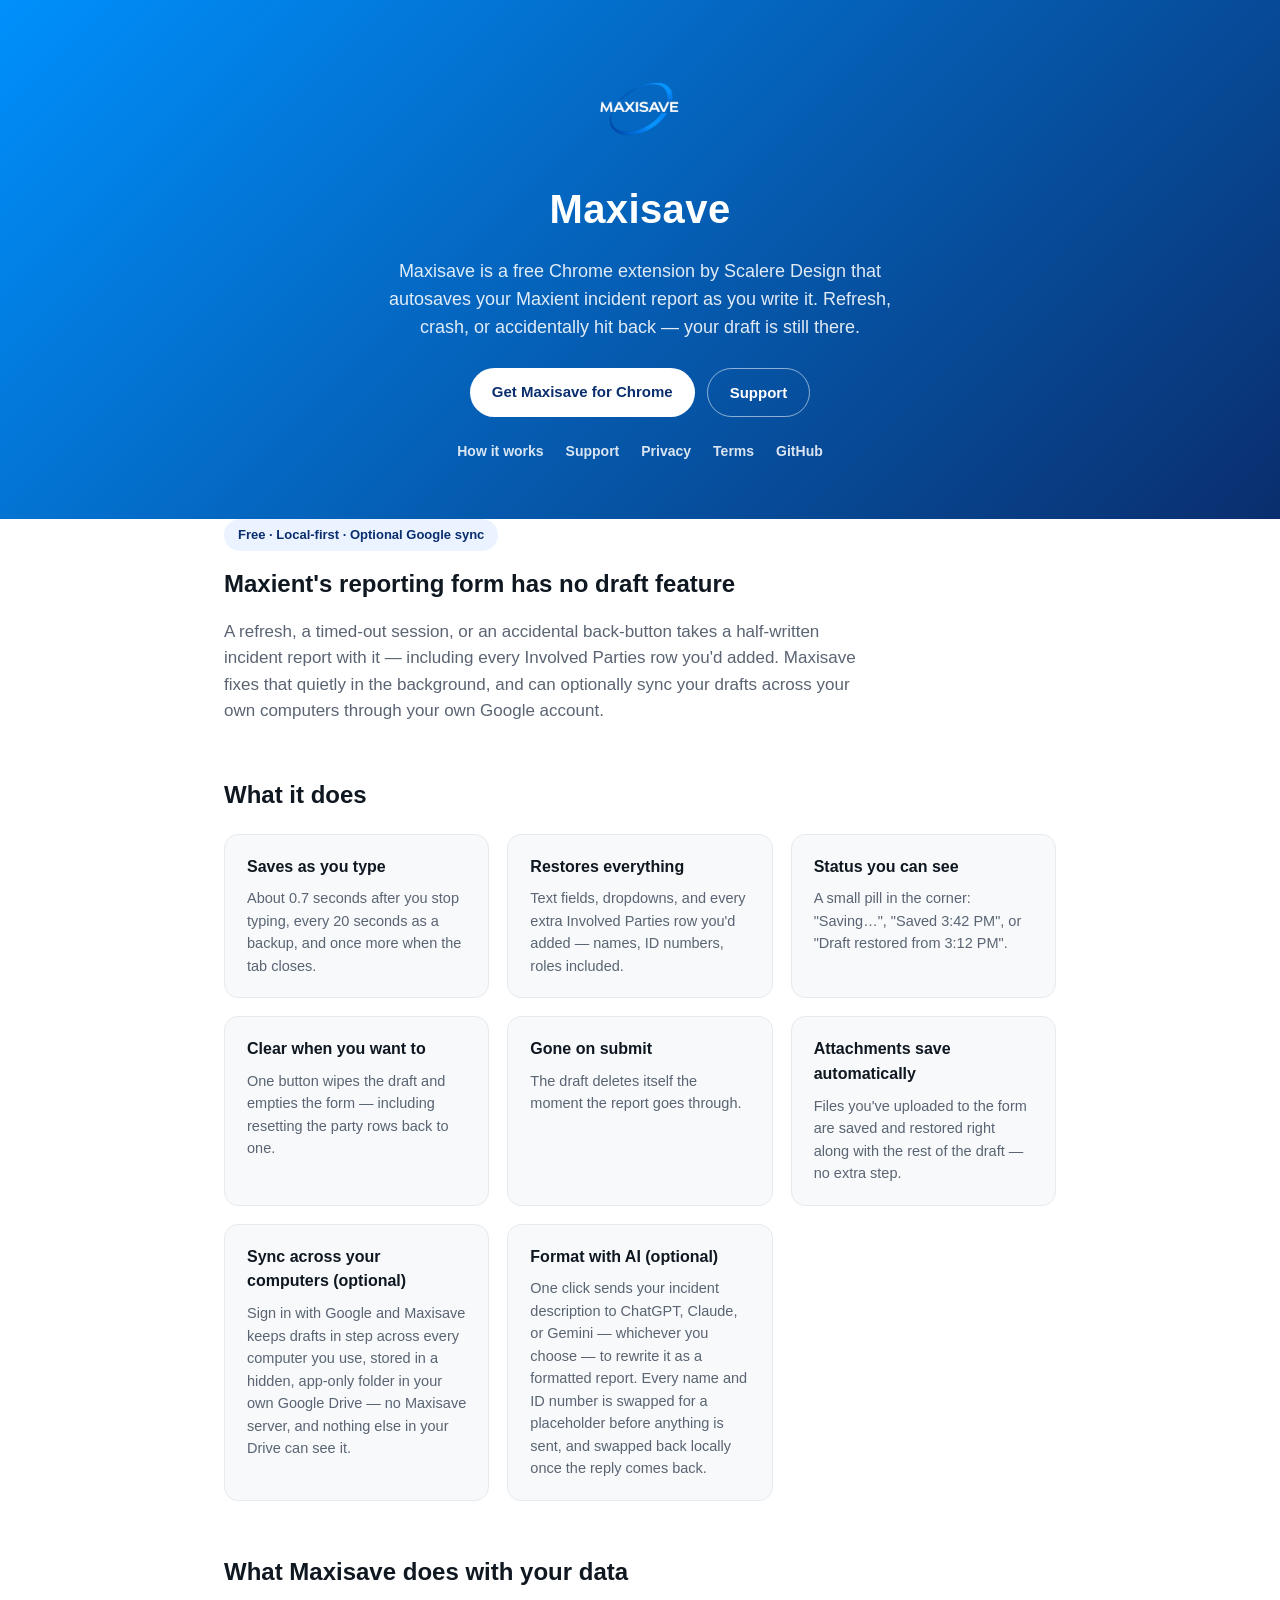
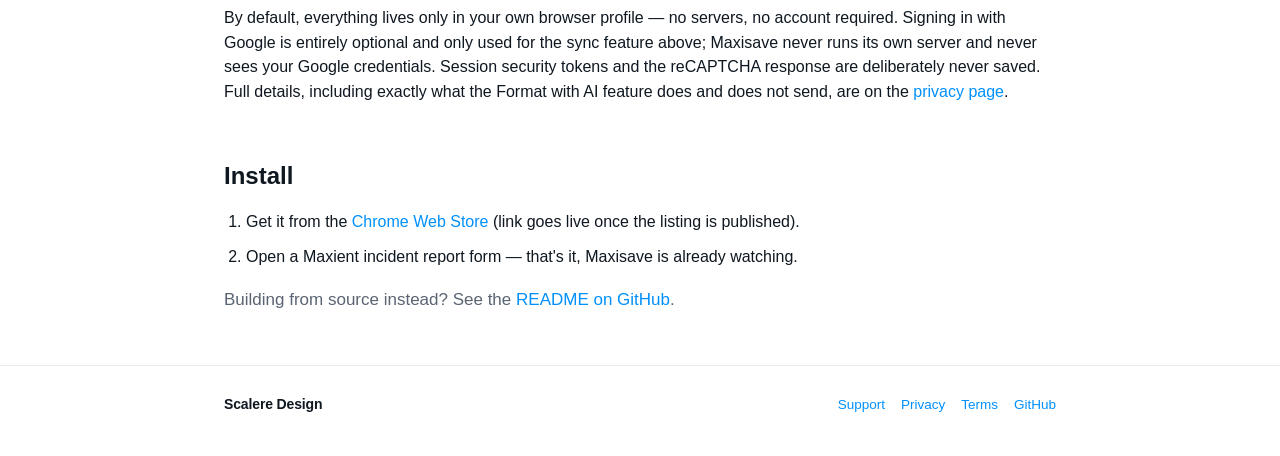
<file: docs/index.html>
<!DOCTYPE html>
<html lang="en">
<head>
<meta charset="utf-8">
<meta name="viewport" content="width=device-width, initial-scale=1">
<title>Maxisave — never lose a report draft again</title>
<meta name="description" content="Maxisave autosaves your in-progress Maxient incident report to your own browser, restores it after a refresh, and clears it when you submit.">
<meta name="google-site-verification" content="Pc1jF8wEDpzUflb3e9vV8TN9-NvebkmBwI2I11r5iJk" />
<link rel="icon" href="assets/icon-512.png">
<link rel="stylesheet" href="assets/site.css">
</head>
<body>

<header class="site">
  <div class="wrap">
    <img class="mark" src="assets/logo-transparent.png" alt="Maxisave">
    <h1>Maxisave</h1>
    <p class="tagline">Maxisave is a free Chrome extension by Scalere Design that autosaves your Maxient incident report as you write it. Refresh, crash, or accidentally hit back — your draft is still there.</p>
    <div class="cta-row">
      <a class="btn btn-primary" href="https://chromewebstore.google.com/">Get Maxisave for Chrome</a>
      <a class="btn btn-ghost" href="support.html">Support</a>
    </div>
    <nav class="site">
      <a href="#how-it-works">How it works</a>
      <a href="support.html">Support</a>
      <a href="privacy.html">Privacy</a>
      <a href="tos.html">Terms</a>
      <a href="https://github.com/eliscalere/MAXISAVE">GitHub</a>
    </nav>
  </div>
</header>

<main class="wrap">

  <section>
    <span class="badge">Free · Local-first · Optional Google sync</span>
    <h2 style="margin-top:14px;">Maxient's reporting form has no draft feature</h2>
    <p class="lede">
      A refresh, a timed-out session, or an accidental back-button takes a
      half-written incident report with it — including every Involved Parties
      row you'd added. Maxisave fixes that quietly in the background, and can
      optionally sync your drafts across your own computers through your own
      Google account.
    </p>
  </section>

  <section id="how-it-works">
    <h2>What it does</h2>
    <div class="grid">
      <div class="card">
        <h3>Saves as you type</h3>
        <p>About 0.7 seconds after you stop typing, every 20 seconds as a backup, and once more when the tab closes.</p>
      </div>
      <div class="card">
        <h3>Restores everything</h3>
        <p>Text fields, dropdowns, and every extra Involved Parties row you'd added — names, ID numbers, roles included.</p>
      </div>
      <div class="card">
        <h3>Status you can see</h3>
        <p>A small pill in the corner: "Saving…", "Saved 3:42 PM", or "Draft restored from 3:12 PM".</p>
      </div>
      <div class="card">
        <h3>Clear when you want to</h3>
        <p>One button wipes the draft and empties the form — including resetting the party rows back to one.</p>
      </div>
      <div class="card">
        <h3>Gone on submit</h3>
        <p>The draft deletes itself the moment the report goes through.</p>
      </div>
      <div class="card">
        <h3>Attachments save automatically</h3>
        <p>Files you've uploaded to the form are saved and restored right along with the rest of the draft — no extra step.</p>
      </div>
      <div class="card">
        <h3>Sync across your computers (optional)</h3>
        <p>Sign in with Google and Maxisave keeps drafts in step across every computer you use, stored in a hidden, app-only folder in your own Google Drive — no Maxisave server, and nothing else in your Drive can see it.</p>
      </div>
      <div class="card">
        <h3>Format with AI (optional)</h3>
        <p>One click sends your incident description to ChatGPT, Claude, or Gemini — whichever you choose — to rewrite it as a formatted report. Every name and ID number is swapped for a placeholder before anything is sent, and swapped back locally once the reply comes back.</p>
      </div>
    </div>
  </section>

  <section>
    <h2>What Maxisave does with your data</h2>
    <p>
      By default, everything lives only in your own browser profile — no
      servers, no account required. Signing in with Google is entirely
      optional and only used for the sync feature above; Maxisave never runs
      its own server and never sees your Google credentials. Session security
      tokens and the reCAPTCHA response are deliberately never saved. Full
      details, including exactly what the Format with AI feature does and
      does not send, are on the <a href="privacy.html">privacy page</a>.
    </p>
  </section>

  <section>
    <h2>Install</h2>
    <ol class="steps">
      <li>Get it from the <a href="https://chromewebstore.google.com/">Chrome Web Store</a> (link goes live once the listing is published).</li>
      <li>Open a Maxient incident report form — that's it, Maxisave is already watching.</li>
    </ol>
    <p class="lede">Building from source instead? See the <a href="https://github.com/eliscalere/MAXISAVE">README on GitHub</a>.</p>
  </section>

</main>

<footer class="site">
  <div class="wrap">
    <div class="credit">
      <!-- TODO: swap in the real Scalere Design wordmark asset once supplied -->
      <span class="wordmark-fallback">Scalere Design</span>
    </div>
    <div class="links">
      <a href="support.html">Support</a>
      <a href="privacy.html">Privacy</a>
      <a href="tos.html">Terms</a>
      <a href="https://github.com/eliscalere/MAXISAVE">GitHub</a>
    </div>
  </div>
</footer>

</body>
</html>
</file>
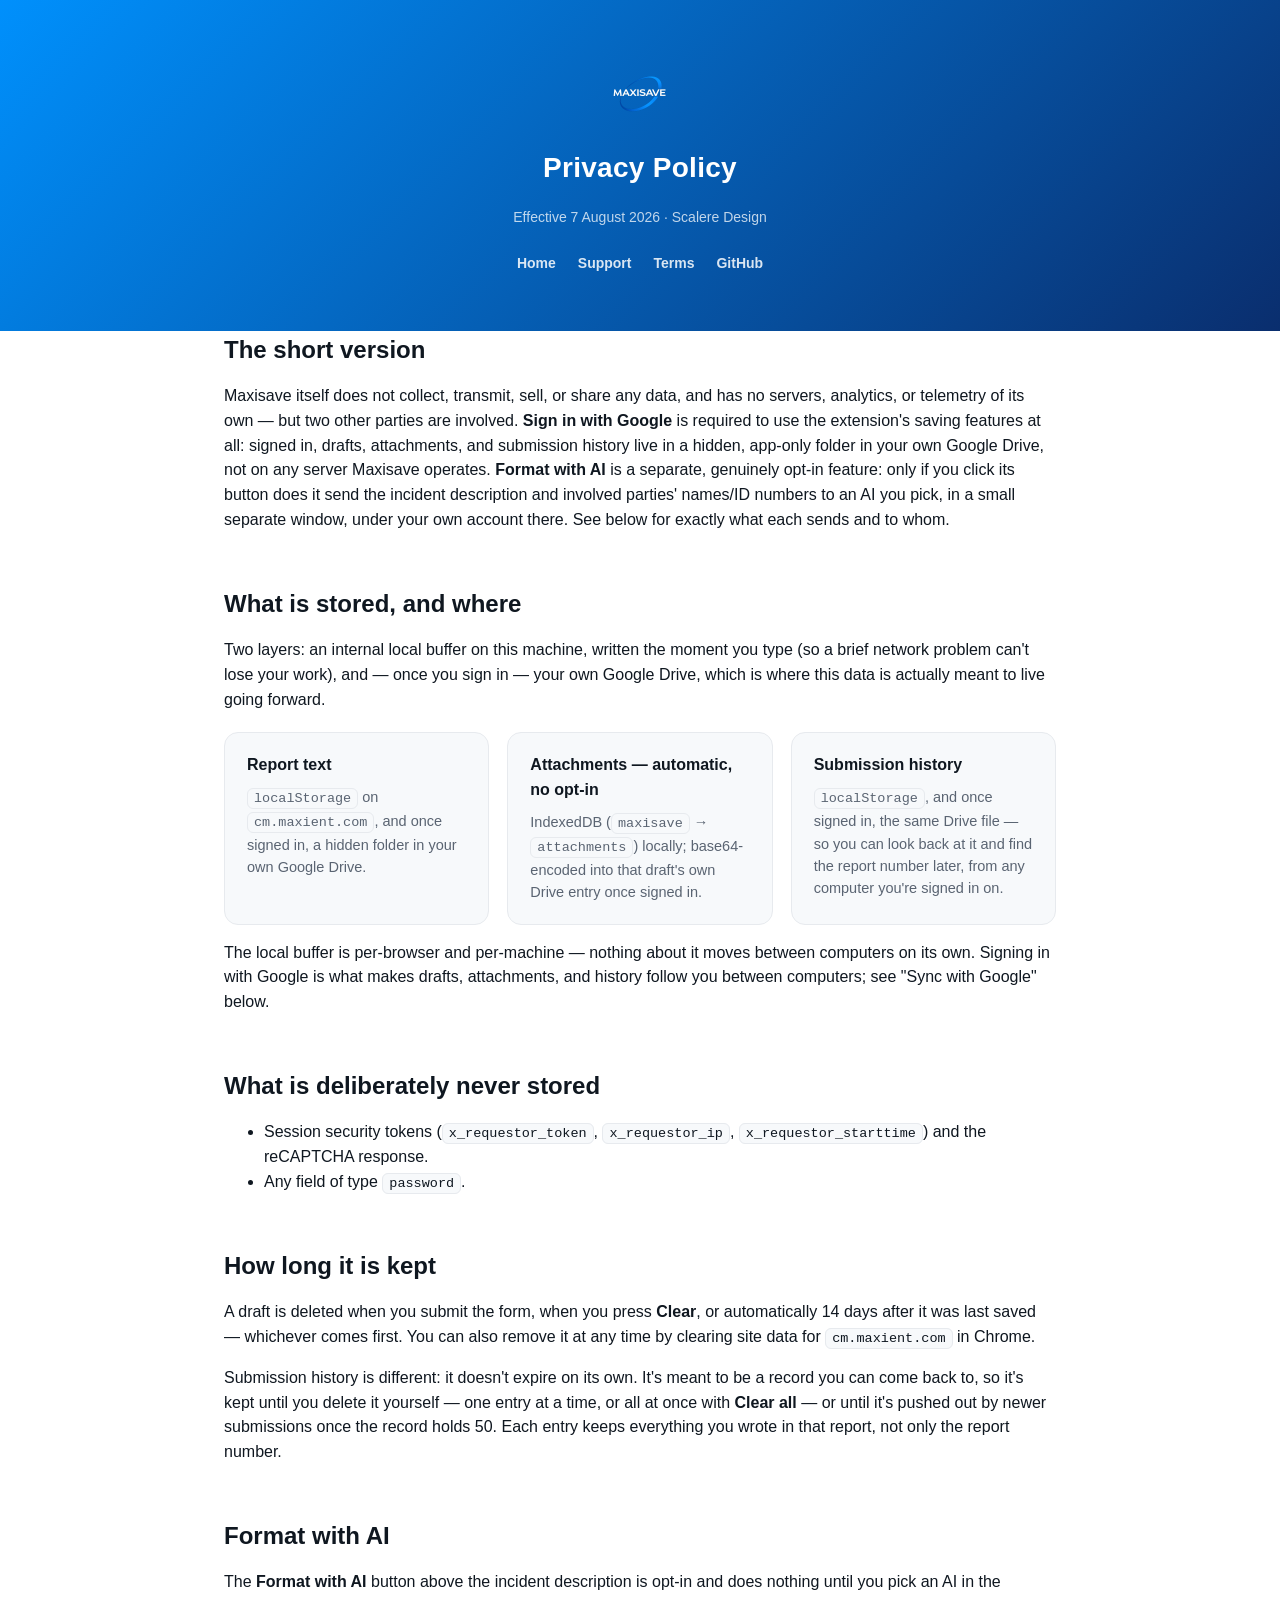
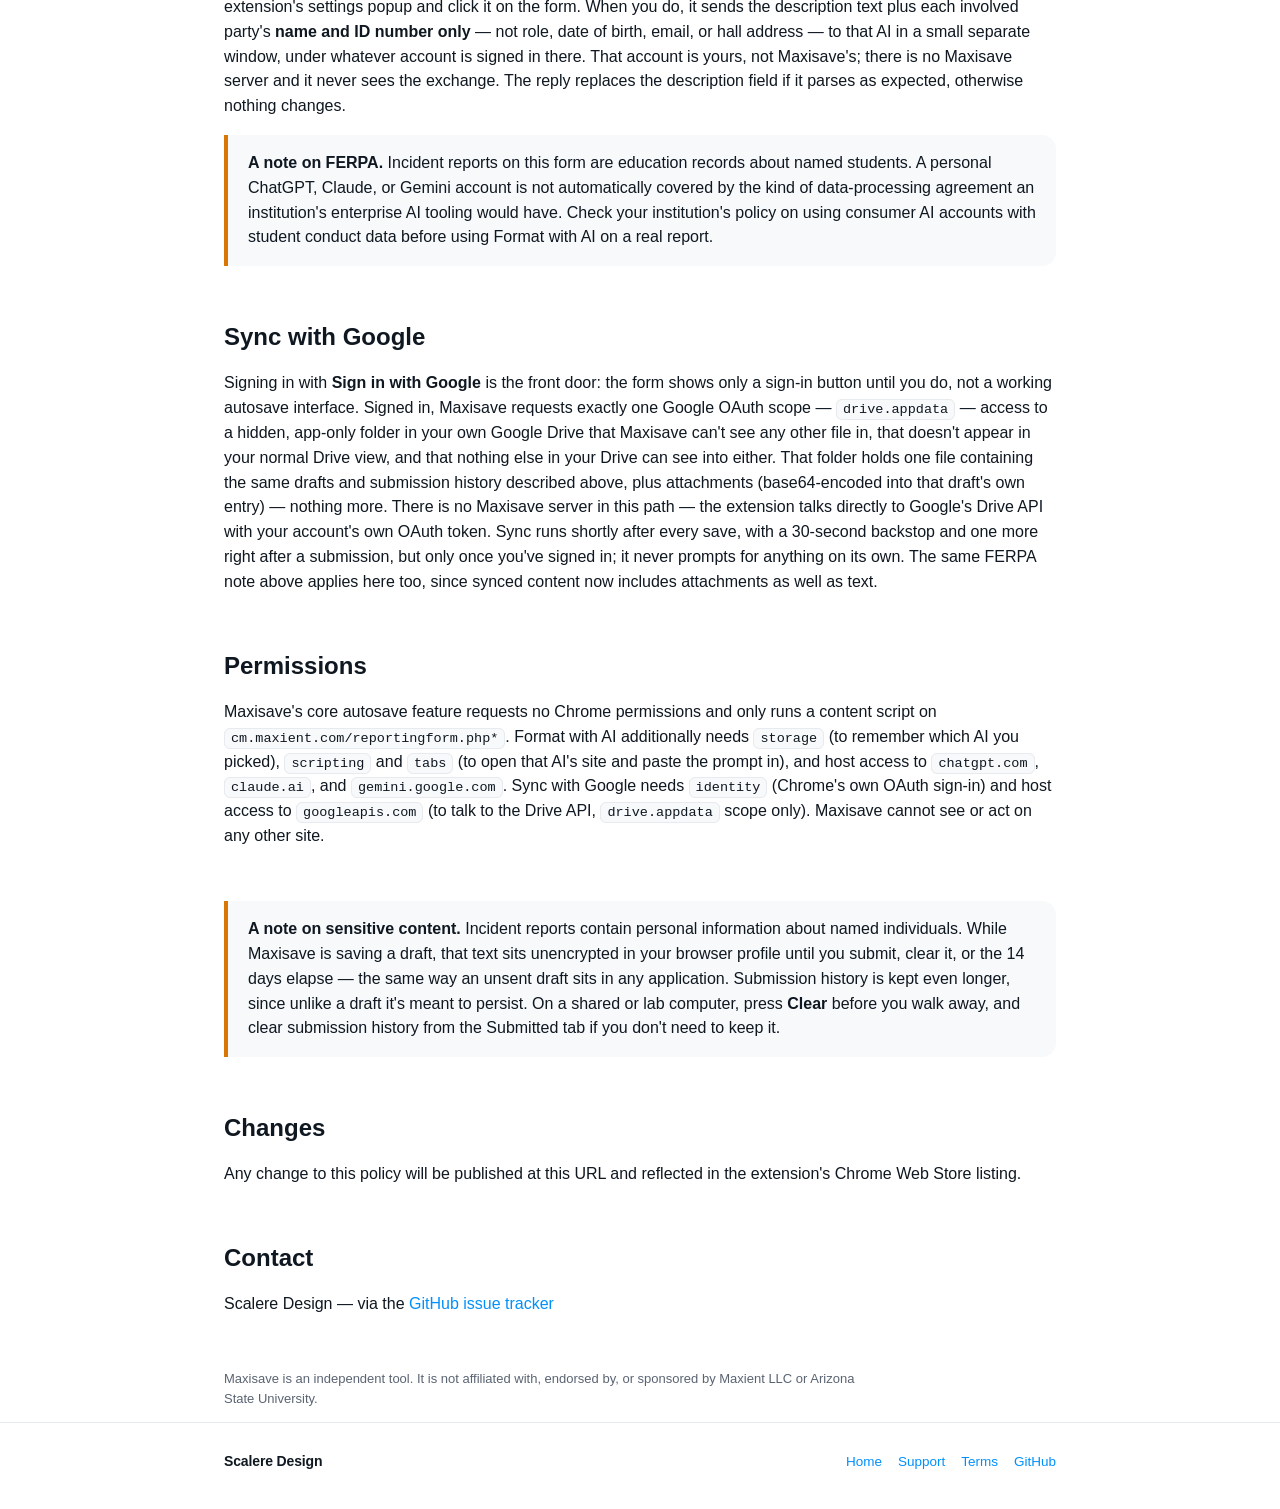
<file: docs/privacy.html>
<!DOCTYPE html>
<html lang="en">
<head>
<meta charset="utf-8">
<meta name="viewport" content="width=device-width, initial-scale=1">
<title>Privacy Policy — Maxisave</title>
<meta name="description" content="Maxisave privacy policy: what is stored, where, for how long, and what is deliberately never collected.">
<link rel="icon" href="assets/icon-512.png">
<link rel="stylesheet" href="assets/site.css">
</head>
<body>

<header class="site">
  <div class="wrap">
    <img class="mark" src="assets/logo-transparent.png" alt="Maxisave" style="height:64px;">
    <h1 style="font-size:28px;">Privacy Policy</h1>
    <p class="tagline" style="font-size:14px; color:rgba(255,255,255,0.75);">Effective 7 August 2026 · Scalere Design</p>
    <nav class="site">
      <a href="index.html">Home</a>
      <a href="support.html">Support</a>
      <a href="tos.html">Terms</a>
      <a href="https://github.com/eliscalere/MAXISAVE">GitHub</a>
    </nav>
  </div>
</header>

<main class="wrap">

  <section>
    <h2>The short version</h2>
    <p>
      Maxisave itself does not collect, transmit, sell, or share any data,
      and has no servers, analytics, or telemetry of its own — but two
      other parties are involved. <strong>Sign in with Google</strong> is
      required to use the extension's saving features at all: signed in,
      drafts, attachments, and submission history live in a hidden,
      app-only folder in your own Google Drive, not on any server Maxisave
      operates. <strong>Format with AI</strong> is a separate, genuinely
      opt-in feature: only if you click its button does it send the
      incident description and involved parties' names/ID numbers to an AI
      you pick, in a small separate window, under your own account there.
      See below for exactly what each sends and to whom.
    </p>
  </section>

  <section>
    <h2>What is stored, and where</h2>
    <p>
      Two layers: an internal local buffer on this machine, written the
      moment you type (so a brief network problem can't lose your work),
      and — once you sign in — your own Google Drive, which is where this
      data is actually meant to live going forward.
    </p>
    <div class="grid">
      <div class="card">
        <h3>Report text</h3>
        <p><code class="inline">localStorage</code> on <code class="inline">cm.maxient.com</code>, and once signed in, a hidden folder in your own Google Drive.</p>
      </div>
      <div class="card">
        <h3>Attachments — automatic, no opt-in</h3>
        <p>IndexedDB (<code class="inline">maxisave</code> → <code class="inline">attachments</code>) locally; base64-encoded into that draft's own Drive entry once signed in.</p>
      </div>
      <div class="card">
        <h3>Submission history</h3>
        <p><code class="inline">localStorage</code>, and once signed in, the same Drive file — so you can look back at it and find the report number later, from any computer you're signed in on.</p>
      </div>
    </div>
    <p>
      The local buffer is per-browser and per-machine — nothing about it
      moves between computers on its own. Signing in with Google is what
      makes drafts, attachments, and history follow you between computers;
      see "Sync with Google" below.
    </p>
  </section>

  <section>
    <h2>What is deliberately never stored</h2>
    <ul>
      <li>Session security tokens (<code class="inline">x_requestor_token</code>, <code class="inline">x_requestor_ip</code>, <code class="inline">x_requestor_starttime</code>) and the reCAPTCHA response.</li>
      <li>Any field of type <code class="inline">password</code>.</li>
    </ul>
  </section>

  <section>
    <h2>How long it is kept</h2>
    <p>
      A draft is deleted when you submit the form, when you press
      <strong>Clear</strong>, or automatically 14 days after it was last saved
      — whichever comes first. You can also remove it at any time by clearing
      site data for <code class="inline">cm.maxient.com</code> in Chrome.
    </p>
    <p>
      Submission history is different: it doesn't expire on its own. It's
      meant to be a record you can come back to, so it's kept until you
      delete it yourself — one entry at a time, or all at once with
      <strong>Clear all</strong> — or until it's pushed out by newer
      submissions once the record holds 50. Each entry keeps everything you
      wrote in that report, not only the report number.
    </p>
  </section>

  <section>
    <h2>Format with AI</h2>
    <p>
      The <strong>Format with AI</strong> button above the incident
      description is opt-in and does nothing until you pick an AI in the
      extension's settings popup and click it on the form. When you do, it
      sends the description text plus each involved party's
      <strong>name and ID number only</strong> — not role, date of birth,
      email, or hall address — to that AI in a small separate window, under
      whatever account is signed in there. That account is yours, not
      Maxisave's; there is no Maxisave server and it never sees the
      exchange. The reply replaces the description field if it parses as
      expected, otherwise nothing changes.
    </p>
    <div class="callout warn">
      <strong>A note on FERPA.</strong> Incident reports on this form are
      education records about named students. A personal ChatGPT, Claude,
      or Gemini account is not automatically covered by the kind of
      data-processing agreement an institution's enterprise AI tooling
      would have. Check your institution's policy on using consumer AI
      accounts with student conduct data before using Format with AI on a
      real report.
    </div>
  </section>

  <section>
    <h2>Sync with Google</h2>
    <p>
      Signing in with <strong>Sign in with Google</strong> is the front
      door: the form shows only a sign-in button until you do, not a
      working autosave interface. Signed in, Maxisave requests exactly one
      Google OAuth scope — <code class="inline">drive.appdata</code> —
      access to a hidden, app-only folder in your own Google Drive that
      Maxisave can't see any other file in, that doesn't appear in your
      normal Drive view, and that nothing else in your Drive can see into
      either. That folder holds one file containing the same drafts and
      submission history described above, plus attachments (base64-encoded
      into that draft's own entry) — nothing more. There is no Maxisave
      server in this path — the extension talks directly to Google's Drive
      API with your account's own OAuth token. Sync runs shortly after
      every save, with a 30-second backstop and one more right after a
      submission, but only once you've signed in; it never prompts for
      anything on its own. The same FERPA note above applies here too,
      since synced content now includes attachments as well as text.
    </p>
  </section>

  <section>
    <h2>Permissions</h2>
    <p>
      Maxisave's core autosave feature requests no Chrome permissions and
      only runs a content script on
      <code class="inline">cm.maxient.com/reportingform.php*</code>. Format
      with AI additionally needs <code class="inline">storage</code> (to
      remember which AI you picked), <code class="inline">scripting</code>
      and <code class="inline">tabs</code> (to open that AI's site and
      paste the prompt in), and host access to
      <code class="inline">chatgpt.com</code>,
      <code class="inline">claude.ai</code>, and
      <code class="inline">gemini.google.com</code>. Sync with Google needs
      <code class="inline">identity</code> (Chrome's own OAuth sign-in) and
      host access to <code class="inline">googleapis.com</code> (to talk to
      the Drive API, <code class="inline">drive.appdata</code> scope only).
      Maxisave cannot see or act on any other site.
    </p>
  </section>

  <section>
    <div class="callout warn">
      <strong>A note on sensitive content.</strong> Incident reports contain
      personal information about named individuals. While Maxisave is saving a
      draft, that text sits unencrypted in your browser profile until you
      submit, clear it, or the 14 days elapse — the same way an unsent draft
      sits in any application. Submission history is kept even longer, since
      unlike a draft it's meant to persist. On a shared or lab computer, press
      <strong>Clear</strong> before you walk away, and clear submission
      history from the Submitted tab if you don't need to keep it.
    </div>
  </section>

  <section>
    <h2>Changes</h2>
    <p>Any change to this policy will be published at this URL and reflected in the extension's Chrome Web Store listing.</p>
  </section>

  <section>
    <h2>Contact</h2>
    <!-- TODO: publish a real contact email here -->
    <p>Scalere Design — via the <a href="https://github.com/eliscalere/MAXISAVE/issues/new">GitHub issue tracker</a></p>
  </section>

  <p class="lede" style="font-size:13px; margin-top:40px;">
    Maxisave is an independent tool. It is not affiliated with, endorsed by, or
    sponsored by Maxient LLC or Arizona State University.
  </p>

</main>

<footer class="site">
  <div class="wrap">
    <div class="credit">
      <!-- TODO: swap in the real Scalere Design wordmark asset once supplied -->
      <span class="wordmark-fallback">Scalere Design</span>
    </div>
    <div class="links">
      <a href="index.html">Home</a>
      <a href="support.html">Support</a>
      <a href="tos.html">Terms</a>
      <a href="https://github.com/eliscalere/MAXISAVE">GitHub</a>
    </div>
  </div>
</footer>

</body>
</html>
</file>
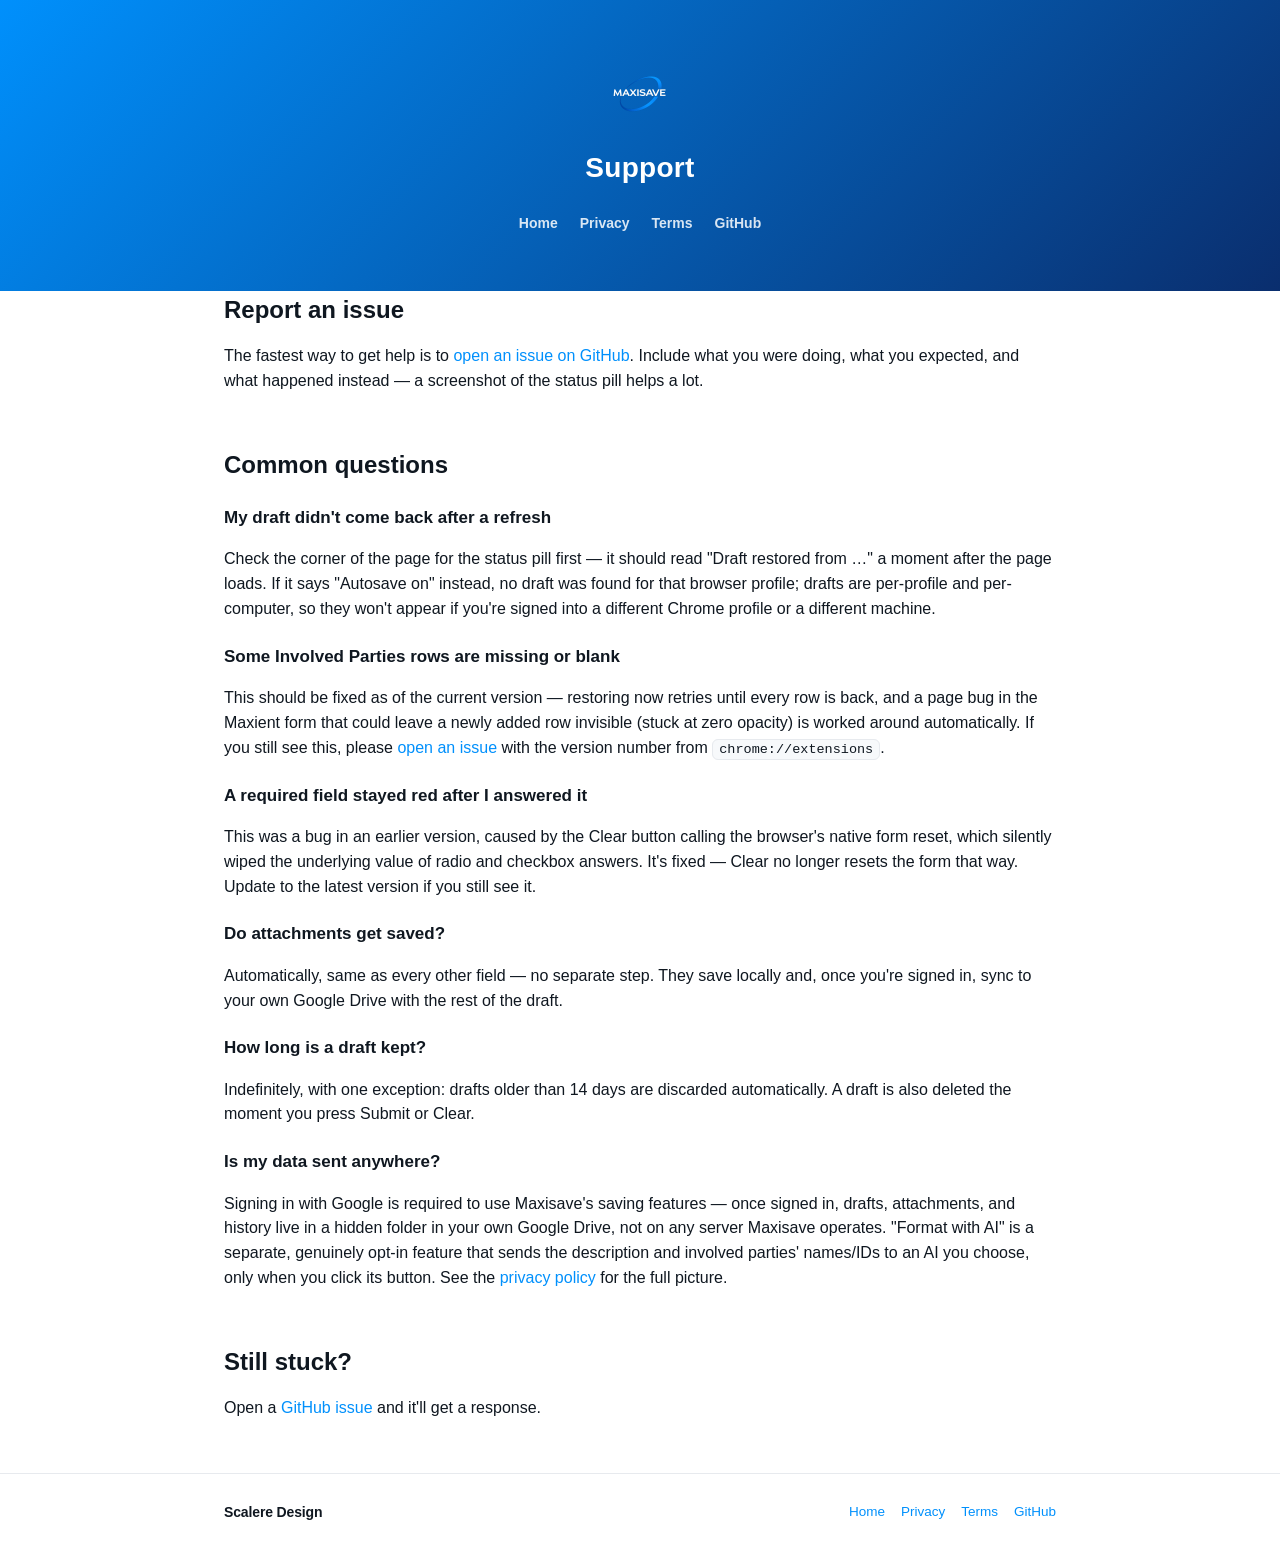
<file: docs/support.html>
<!DOCTYPE html>
<html lang="en">
<head>
<meta charset="utf-8">
<meta name="viewport" content="width=device-width, initial-scale=1">
<title>Support — Maxisave</title>
<meta name="description" content="Get help with Maxisave: common issues, how the autosave works, and how to report a bug.">
<link rel="icon" href="assets/icon-512.png">
<link rel="stylesheet" href="assets/site.css">
</head>
<body>

<header class="site">
  <div class="wrap">
    <img class="mark" src="assets/logo-transparent.png" alt="Maxisave" style="height:64px;">
    <h1 style="font-size:28px;">Support</h1>
    <nav class="site">
      <a href="index.html">Home</a>
      <a href="privacy.html">Privacy</a>
      <a href="tos.html">Terms</a>
      <a href="https://github.com/eliscalere/MAXISAVE">GitHub</a>
    </nav>
  </div>
</header>

<main class="wrap">

  <section>
    <h2>Report an issue</h2>
    <p>
      The fastest way to get help is to
      <a href="https://github.com/eliscalere/MAXISAVE/issues/new">open an issue on GitHub</a>.
      Include what you were doing, what you expected, and what happened instead — a
      screenshot of the status pill helps a lot.
    </p>
  </section>

  <section>
    <h2>Common questions</h2>

    <h3>My draft didn't come back after a refresh</h3>
    <p>
      Check the corner of the page for the status pill first — it should read
      "Draft restored from …" a moment after the page loads. If it says
      "Autosave on" instead, no draft was found for that browser profile; drafts
      are per-profile and per-computer, so they won't appear if you're signed
      into a different Chrome profile or a different machine.
    </p>

    <h3>Some Involved Parties rows are missing or blank</h3>
    <p>
      This should be fixed as of the current version — restoring now retries
      until every row is back, and a page bug in the Maxient form that could
      leave a newly added row invisible (stuck at zero opacity) is worked
      around automatically. If you still see this, please
      <a href="https://github.com/eliscalere/MAXISAVE/issues/new">open an issue</a>
      with the version number from <code class="inline">chrome://extensions</code>.
    </p>

    <h3>A required field stayed red after I answered it</h3>
    <p>
      This was a bug in an earlier version, caused by the Clear button calling
      the browser's native form reset, which silently wiped the underlying
      value of radio and checkbox answers. It's fixed — Clear no longer resets
      the form that way. Update to the latest version if you still see it.
    </p>

    <h3>Do attachments get saved?</h3>
    <p>
      Automatically, same as every other field — no separate step. They save
      locally and, once you're signed in, sync to your own Google Drive with
      the rest of the draft.
    </p>

    <h3>How long is a draft kept?</h3>
    <p>
      Indefinitely, with one exception: drafts older than 14 days are discarded
      automatically. A draft is also deleted the moment you press Submit or
      Clear.
    </p>

    <h3>Is my data sent anywhere?</h3>
    <p>
      Signing in with Google is required to use Maxisave's saving features —
      once signed in, drafts, attachments, and history live in a hidden
      folder in your own Google Drive, not on any server Maxisave operates.
      "Format with AI" is a separate, genuinely opt-in feature that sends the
      description and involved parties' names/IDs to an AI you choose, only
      when you click its button. See the <a href="privacy.html">privacy policy</a>
      for the full picture.
    </p>
  </section>

  <section>
    <h2>Still stuck?</h2>
    <p>
      Open a <a href="https://github.com/eliscalere/MAXISAVE/issues/new">GitHub issue</a>
      and it'll get a response.
    </p>
  </section>

</main>

<footer class="site">
  <div class="wrap">
    <div class="credit">
      <!-- TODO: swap in the real Scalere Design wordmark asset once supplied -->
      <span class="wordmark-fallback">Scalere Design</span>
    </div>
    <div class="links">
      <a href="index.html">Home</a>
      <a href="privacy.html">Privacy</a>
      <a href="tos.html">Terms</a>
      <a href="https://github.com/eliscalere/MAXISAVE">GitHub</a>
    </div>
  </div>
</footer>

</body>
</html>
</file>
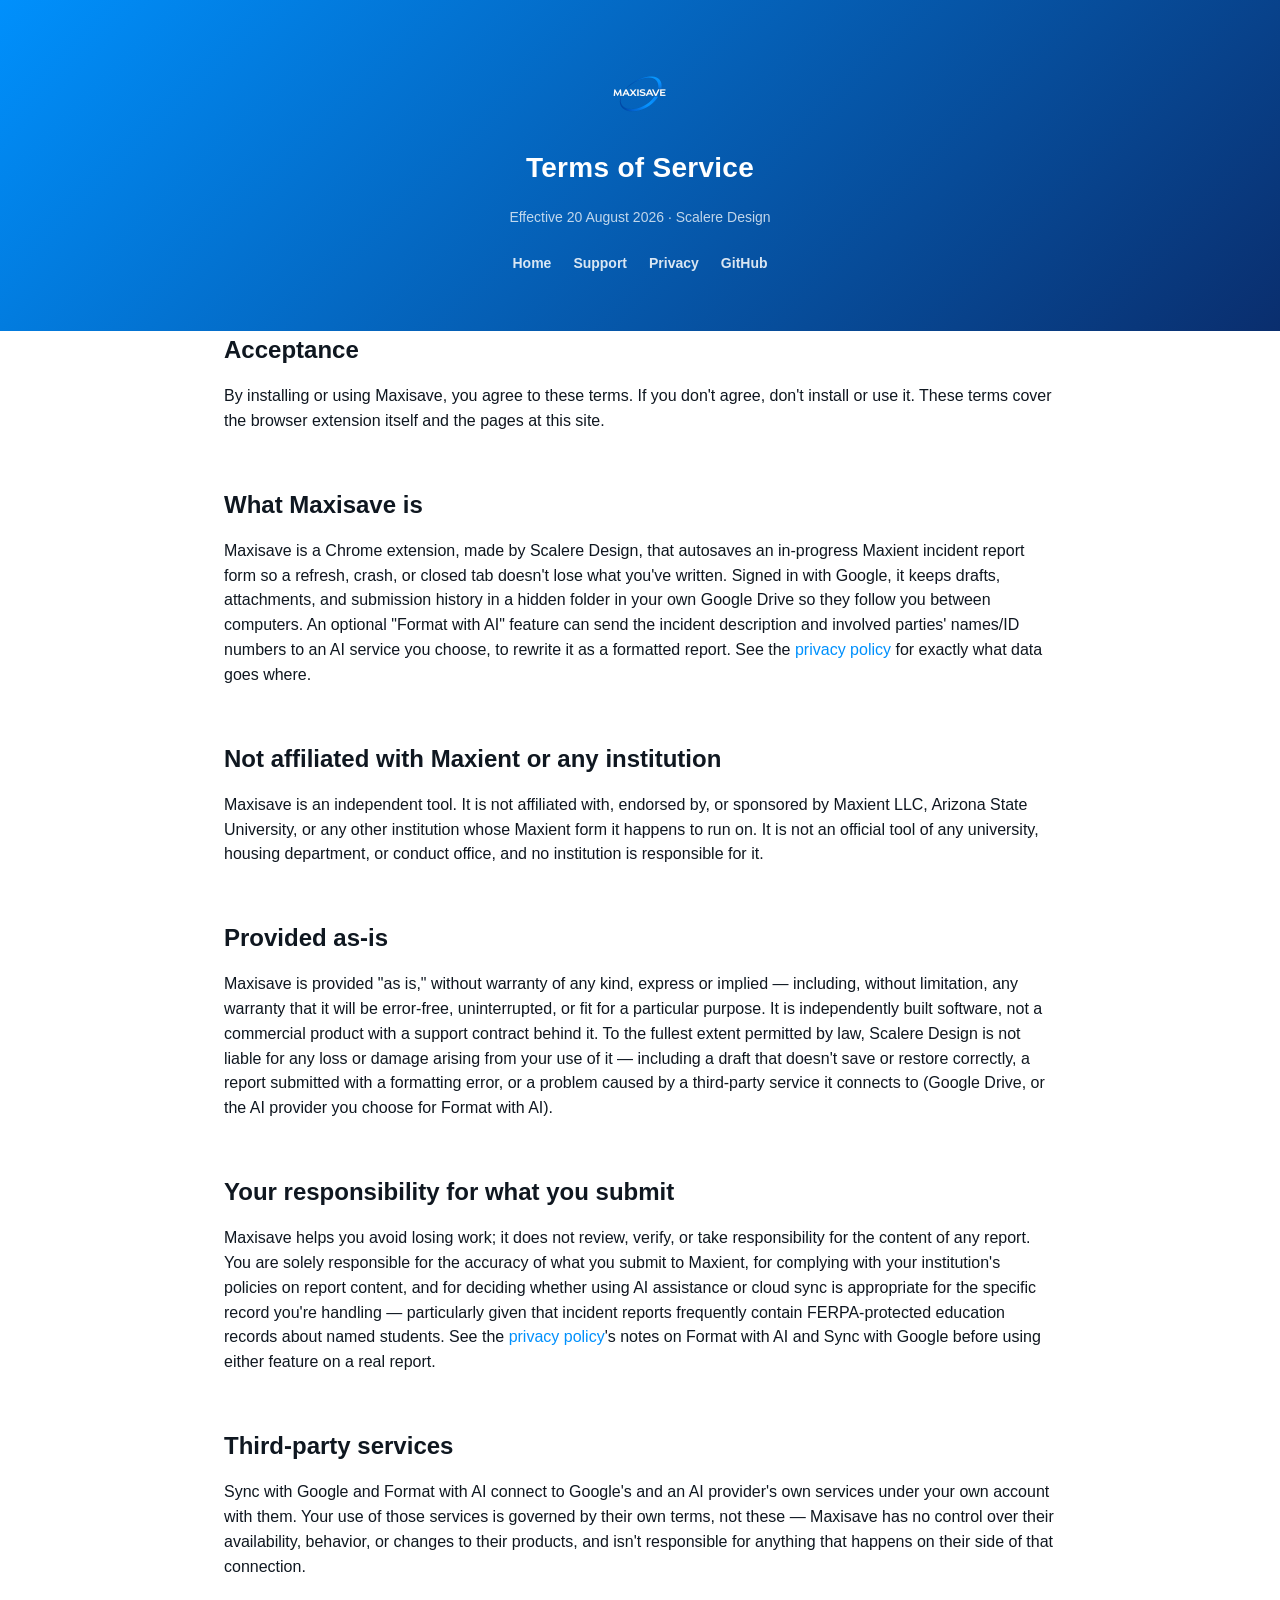
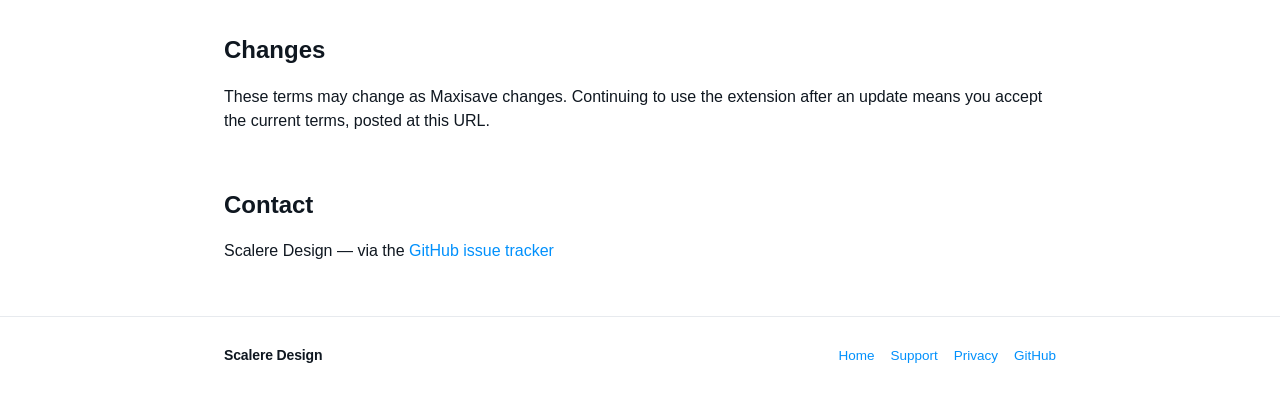
<file: docs/tos.html>
<!DOCTYPE html>
<html lang="en">
<head>
<meta charset="utf-8">
<meta name="viewport" content="width=device-width, initial-scale=1">
<title>Terms of Service — Maxisave</title>
<meta name="description" content="Maxisave terms of service: what the extension does, what it doesn't promise, and what you're responsible for.">
<link rel="icon" href="assets/icon-512.png">
<link rel="stylesheet" href="assets/site.css">
</head>
<body>

<header class="site">
  <div class="wrap">
    <img class="mark" src="assets/logo-transparent.png" alt="Maxisave" style="height:64px;">
    <h1 style="font-size:28px;">Terms of Service</h1>
    <p class="tagline" style="font-size:14px; color:rgba(255,255,255,0.75);">Effective 20 August 2026 · Scalere Design</p>
    <nav class="site">
      <a href="index.html">Home</a>
      <a href="support.html">Support</a>
      <a href="privacy.html">Privacy</a>
      <a href="https://github.com/eliscalere/MAXISAVE">GitHub</a>
    </nav>
  </div>
</header>

<main class="wrap">

  <section>
    <h2>Acceptance</h2>
    <p>
      By installing or using Maxisave, you agree to these terms. If you don't
      agree, don't install or use it. These terms cover the browser extension
      itself and the pages at this site.
    </p>
  </section>

  <section>
    <h2>What Maxisave is</h2>
    <p>
      Maxisave is a Chrome extension, made by Scalere Design, that autosaves
      an in-progress Maxient incident report form so a refresh, crash, or
      closed tab doesn't lose what you've written. Signed in with Google, it
      keeps drafts, attachments, and submission history in a hidden folder in
      your own Google Drive so they follow you between computers. An optional
      "Format with AI" feature can send the incident description and involved
      parties' names/ID numbers to an AI service you choose, to rewrite it as
      a formatted report. See the <a href="privacy.html">privacy policy</a>
      for exactly what data goes where.
    </p>
  </section>

  <section>
    <h2>Not affiliated with Maxient or any institution</h2>
    <p>
      Maxisave is an independent tool. It is not affiliated with, endorsed
      by, or sponsored by Maxient LLC, Arizona State University, or any other
      institution whose Maxient form it happens to run on. It is not an
      official tool of any university, housing department, or conduct
      office, and no institution is responsible for it.
    </p>
  </section>

  <section>
    <h2>Provided as-is</h2>
    <p>
      Maxisave is provided "as is," without warranty of any kind, express or
      implied — including, without limitation, any warranty that it will be
      error-free, uninterrupted, or fit for a particular purpose. It is
      independently built software, not a commercial product with a support
      contract behind it. To the fullest extent permitted by law, Scalere
      Design is not liable for any loss or damage arising from your use of
      it — including a draft that doesn't save or restore correctly, a
      report submitted with a formatting error, or a problem caused by a
      third-party service it connects to (Google Drive, or the AI provider
      you choose for Format with AI).
    </p>
  </section>

  <section>
    <h2>Your responsibility for what you submit</h2>
    <p>
      Maxisave helps you avoid losing work; it does not review, verify, or
      take responsibility for the content of any report. You are solely
      responsible for the accuracy of what you submit to Maxient, for
      complying with your institution's policies on report content, and for
      deciding whether using AI assistance or cloud sync is appropriate for
      the specific record you're handling — particularly given that incident
      reports frequently contain FERPA-protected education records about
      named students. See the <a href="privacy.html">privacy policy</a>'s
      notes on Format with AI and Sync with Google before using either
      feature on a real report.
    </p>
  </section>

  <section>
    <h2>Third-party services</h2>
    <p>
      Sync with Google and Format with AI connect to Google's and an AI
      provider's own services under your own account with them. Your use of
      those services is governed by their own terms, not these — Maxisave
      has no control over their availability, behavior, or changes to their
      products, and isn't responsible for anything that happens on their
      side of that connection.
    </p>
  </section>

  <section>
    <h2>Changes</h2>
    <p>
      These terms may change as Maxisave changes. Continuing to use the
      extension after an update means you accept the current terms, posted
      at this URL.
    </p>
  </section>

  <section>
    <h2>Contact</h2>
    <!-- TODO: publish a real contact email here -->
    <p>Scalere Design — via the <a href="https://github.com/eliscalere/MAXISAVE/issues/new">GitHub issue tracker</a></p>
  </section>

</main>

<footer class="site">
  <div class="wrap">
    <div class="credit">
      <!-- TODO: swap in the real Scalere Design wordmark asset once supplied -->
      <span class="wordmark-fallback">Scalere Design</span>
    </div>
    <div class="links">
      <a href="index.html">Home</a>
      <a href="support.html">Support</a>
      <a href="privacy.html">Privacy</a>
      <a href="https://github.com/eliscalere/MAXISAVE">GitHub</a>
    </div>
  </div>
</footer>

</body>
</html>
</file>
<file: docs/assets/site.css>
:root {
  --blue-bright: #0090fc;
  --blue-deep: #0a2e6e;
  --ink: #0f1720;
  --paper: #ffffff;
  --muted: #5a6472;
  --line: #e7eaee;
  --card: #f7f9fb;
  --radius: 14px;
  --max: 880px;
}

* { box-sizing: border-box; }

html, body {
  margin: 0;
  padding: 0;
  background: var(--paper);
  color: var(--ink);
  font-family: -apple-system, BlinkMacSystemFont, "Segoe UI", Roboto, Helvetica, Arial, sans-serif;
  line-height: 1.55;
}

a { color: var(--blue-bright); text-decoration: none; }
a:hover, a:focus-visible { text-decoration: underline; }

.wrap { max-width: var(--max); margin: 0 auto; padding: 0 24px; }

header.site {
  background: linear-gradient(135deg, var(--blue-bright), var(--blue-deep));
  color: #fff;
  padding: 64px 0 56px;
}

header.site .wrap { display: flex; flex-direction: column; align-items: center; text-align: center; gap: 18px; }
header.site img.mark { height: 96px; width: auto; }
header.site h1 { font-size: 40px; margin: 0; letter-spacing: 0.01em; }
header.site p.tagline { margin: 0; font-size: 18px; color: rgba(255,255,255,0.88); max-width: 520px; }

nav.site {
  display: flex; gap: 22px; margin-top: 6px; font-size: 14px; font-weight: 600;
}
nav.site a { color: rgba(255,255,255,0.85); }
nav.site a:hover { color: #fff; }

.cta-row { display: flex; gap: 12px; flex-wrap: wrap; justify-content: center; margin-top: 8px; }
.btn {
  display: inline-block; padding: 12px 22px; border-radius: 999px; font-weight: 700;
  font-size: 15px;
}
.btn-primary { background: #fff; color: var(--blue-deep); }
.btn-primary:hover { background: #eef4ff; text-decoration: none; }
.btn-ghost { border: 1.5px solid rgba(255,255,255,0.55); color: #fff; }
.btn-ghost:hover { border-color: #fff; text-decoration: none; }

main { padding: 56px 0 40px; }

section { margin-bottom: 52px; }
section h2 { font-size: 24px; margin: 0 0 14px; }
section h3 { font-size: 17px; margin: 22px 0 8px; }
section p { color: var(--ink); }
.lede { font-size: 17px; color: var(--muted); max-width: 640px; }

.grid {
  display: grid; grid-template-columns: repeat(auto-fit, minmax(230px, 1fr));
  gap: 18px; margin-top: 20px;
}
.card {
  background: var(--card); border: 1px solid var(--line); border-radius: var(--radius);
  padding: 20px 22px;
}
.card h3 { margin-top: 0; font-size: 16px; }
.card p { margin: 0; color: var(--muted); font-size: 14.5px; }

.badge {
  display: inline-flex; align-items: center; gap: 8px; font-size: 13px; font-weight: 700;
  color: var(--blue-deep); background: #eaf3ff; border-radius: 999px; padding: 6px 14px;
}

ol.steps { padding-left: 22px; }
ol.steps li { margin-bottom: 10px; }

code, pre {
  font-family: ui-monospace, SFMono-Regular, Menlo, monospace; font-size: 13.5px;
}
pre {
  background: #0f1720; color: #e7eaee; padding: 14px 16px; border-radius: 10px;
  overflow-x: auto;
}
code.inline {
  background: var(--card); border: 1px solid var(--line); border-radius: 6px;
  padding: 2px 6px;
}

.callout {
  border-left: 4px solid var(--blue-bright); background: var(--card);
  border-radius: 0 var(--radius) var(--radius) 0; padding: 16px 20px;
}
.callout.warn { border-left-color: #d97706; }

footer.site {
  border-top: 1px solid var(--line); padding: 28px 0 40px;
  color: var(--muted); font-size: 13.5px;
}
footer.site .wrap {
  display: flex; align-items: center; justify-content: space-between; flex-wrap: wrap; gap: 14px;
}
footer.site .credit { display: flex; align-items: center; gap: 8px; }
footer.site .credit img { height: 16px; width: auto; }
footer.site .links { display: flex; gap: 16px; }

.wordmark-fallback {
  font-weight: 800; letter-spacing: -0.01em; color: var(--ink); font-size: 14px;
}

@media (prefers-color-scheme: dark) {
  :root { --line: #232a33; --card: #11161d; --muted: #9aa4b2; --ink: #e7eaee; }
  html, body { background: #0b0f14; }
  code.inline { background: #11161d; border-color: #232a33; color: #e7eaee; }
  footer.site { border-top-color: #232a33; }
  .wordmark-fallback { color: #e7eaee; }
  .badge { background: #0f2540; color: #bcdcff; }
  .callout { background: #11161d; }
}

@media (max-width: 560px) {
  header.site h1 { font-size: 30px; }
  header.site img.mark { height: 72px; }
}
</file>
